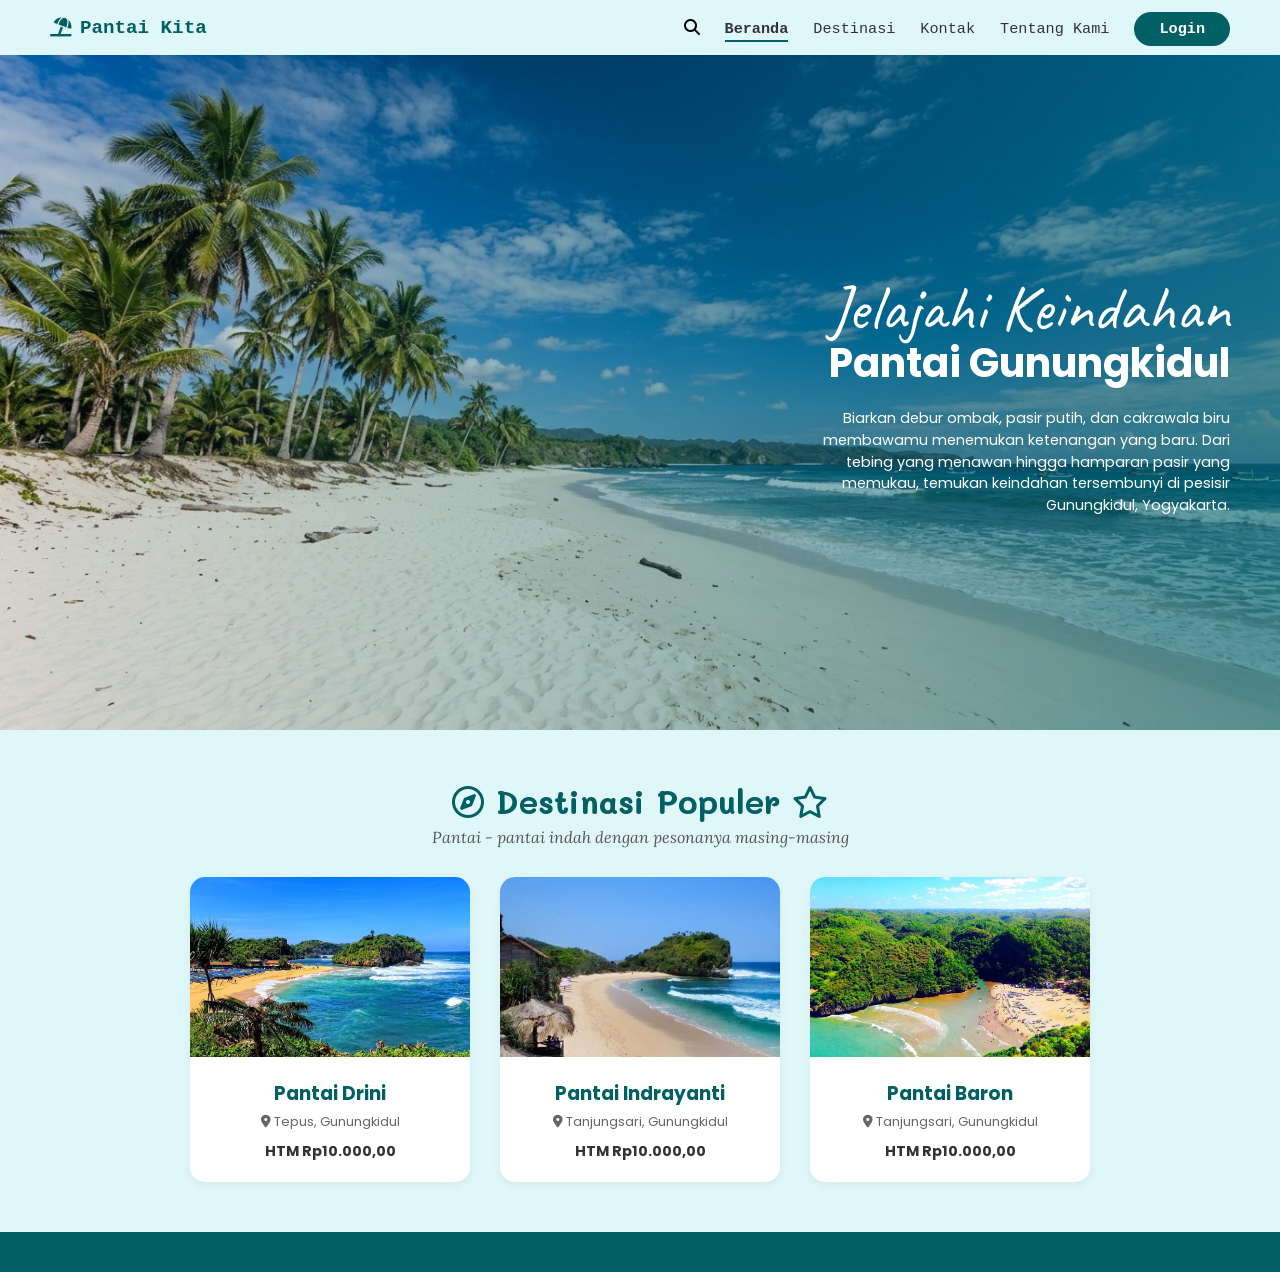
<file: PROJEK DESWEB/index.html>
<!DOCTYPE html>
<html lang="id">
<head>
    <meta charset="UTF-8">
    <meta name="viewport" content="width=device-width, initial-scale=1.0">
    <title>Pantai Kita - Beranda</title>
    <link rel="stylesheet" href="style.css">
    <link rel="stylesheet" href="https://cdnjs.cloudflare.com/ajax/libs/font-awesome/6.4.0/css/all.min.css">
</head>
<body>

    <header class="navbar">
        <a href="index.html" class="logo">
            <i class="fa-solid fa-umbrella-beach"></i> Pantai Kita
        </a>
        <ul class="nav-menu">
            <li><i class="fa-solid fa-magnifying-glass"></i></li>
            <li><a href="index.html" class="active">Beranda</a></li>
            <li><a href="destinasi.html">Destinasi</a></li>
            <li><a href="#">Kontak</a></li>
            <li><a href="#">Tentang Kami</a></li>
            <li><a href="#" class="btn-login">Login</a></li>
        </ul>
    </header>

    <section class="hero-beranda">
        <div class="hero-text">
            <h1>
                <span class="latin">Jelajahi Keindahan</span>
                <span class="tegas">Pantai Gunungkidul</span>
            </h1>
            <p>Biarkan debur ombak, pasir putih, dan cakrawala biru membawamu menemukan ketenangan yang baru. Dari tebing yang menawan hingga hamparan pasir yang memukau, temukan keindahan tersembunyi di pesisir Gunungkidul, Yogyakarta.</p>
        </div>
    </section>

    <section class="destinasi-populer">
        <h2><i class="fa-regular fa-compass"></i> Destinasi Populer <i class="fa-regular fa-star"></i></h2>
        <p>Pantai - pantai indah dengan pesonanya masing-masing</p>
        
        <div class="card-container">
            <div class="card">
                <img src="pantai-drini.jpg" alt="Pantai Drini">
                <h3>Pantai Drini</h3>
                <p class="lokasi"><i class="fa-solid fa-location-dot"></i> Tepus, Gunungkidul</p>
                <p class="htm">HTM Rp10.000,00</p>
            </div>

            <div class="card">
                <img src="pantai-indrayanti.jpg" alt="Pantai Indrayanti">
                <h3>Pantai Indrayanti</h3>
                <p class="lokasi"><i class="fa-solid fa-location-dot"></i> Tanjungsari, Gunungkidul</p>
                <p class="htm">HTM Rp10.000,00</p>
            </div>

            <div class="card">
                <img src="pantai-baron.jpg" alt="Pantai Baron">
                <h3>Pantai Baron</h3>
                <p class="lokasi"><i class="fa-solid fa-location-dot"></i> Tanjungsari, Gunungkidul</p>
                <p class="htm">HTM Rp10.000,00</p>
            </div>
        </div>
    </section>

    <div class="footer-bar"></div>

</body>
</html>
</file>
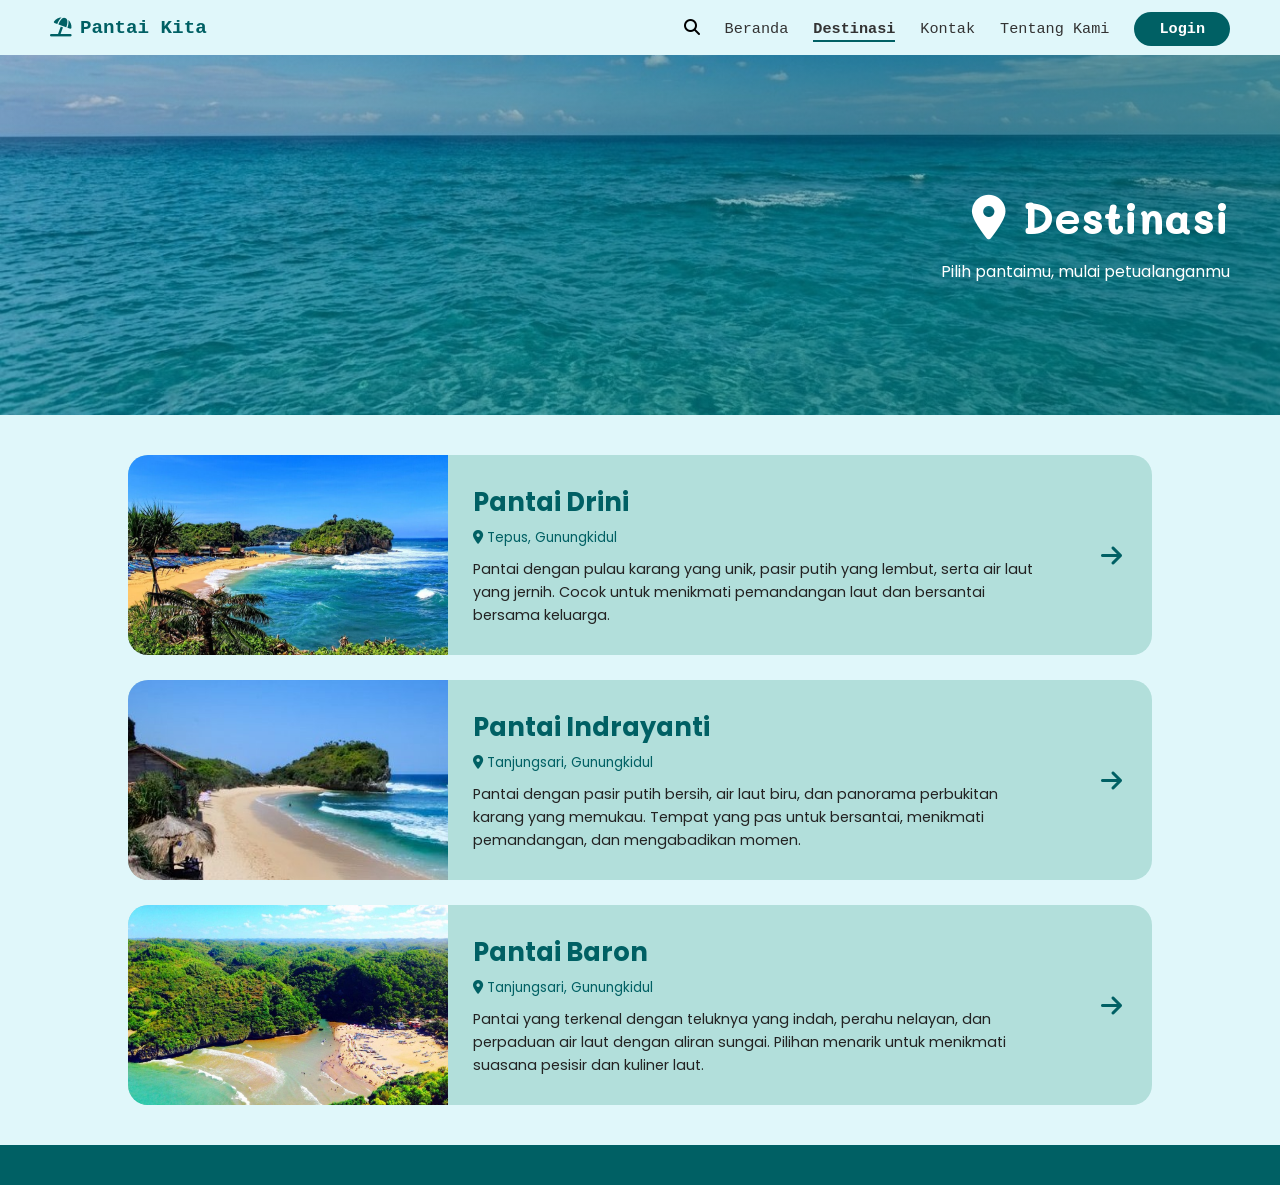
<file: PROJEK DESWEB/destinasi.html>
<!DOCTYPE html>
<html lang="id">
<head>
    <meta charset="UTF-8">
    <meta name="viewport" content="width=device-width, initial-scale=1.0">
    <title>Pantai Kita - Destinasi</title>
    <link rel="stylesheet" href="style.css">
    <link rel="stylesheet" href="https://cdnjs.cloudflare.com/ajax/libs/font-awesome/6.4.0/css/all.min.css">
</head>
<body>

    <header class="navbar">
        <a href="index.html" class="logo">
            <i class="fa-solid fa-umbrella-beach"></i> Pantai Kita
        </a>
        <ul class="nav-menu">
            <li><i class="fa-solid fa-magnifying-glass"></i></li>
            <li><a href="index.html">Beranda</a></li>
            <li><a href="destinasi.html" class="active">Destinasi</a></li>
            <li><a href="#">Kontak</a></li>
            <li><a href="#">Tentang Kami</a></li>
            <li><a href="#" class="btn-login">Login</a></li>
        </ul>
    </header>

    <section class="hero-destinasi">
        <div class="hero-text">
            <h1><i class="fa-solid fa-location-dot"></i> Destinasi</h1>
            <p>Pilih pantaimu, mulai petualanganmu</p>
        </div>
    </section>

    <section class="list-destinasi">
        
        <div class="list-item">
            <img src="pantai-drini.jpg" alt="Pantai Drini">
            <div class="list-content">
                <h3>Pantai Drini</h3>
                <p class="lokasi"><i class="fa-solid fa-location-dot"></i> Tepus, Gunungkidul</p>
                <p>Pantai dengan pulau karang yang unik, pasir putih yang lembut, serta air laut yang jernih. Cocok untuk menikmati pemandangan laut dan bersantai bersama keluarga.</p>
            </div>
            <div class="list-action">
                <a href="#"><i class="fa-solid fa-arrow-right"></i></a>
            </div>
        </div>

        <div class="list-item">
            <img src="pantai-indrayanti.jpg" alt="Pantai Indrayanti">
            <div class="list-content">
                <h3>Pantai Indrayanti</h3>
                <p class="lokasi"><i class="fa-solid fa-location-dot"></i> Tanjungsari, Gunungkidul</p>
                <p>Pantai dengan pasir putih bersih, air laut biru, dan panorama perbukitan karang yang memukau. Tempat yang pas untuk bersantai, menikmati pemandangan, dan mengabadikan momen.</p>
            </div>
            <div class="list-action">
                <a href="#"><i class="fa-solid fa-arrow-right"></i></a>
            </div>
        </div>

        <div class="list-item">
            <img src="pantai-baron.jpg" alt="Pantai Baron">
            <div class="list-content">
                <h3>Pantai Baron</h3>
                <p class="lokasi"><i class="fa-solid fa-location-dot"></i> Tanjungsari, Gunungkidul</p>
                <p>Pantai yang terkenal dengan teluknya yang indah, perahu nelayan, dan perpaduan air laut dengan aliran sungai. Pilihan menarik untuk menikmati suasana pesisir dan kuliner laut.</p>
            </div>
            <div class="list-action">
                <a href="#"><i class="fa-solid fa-arrow-right"></i></a>
            </div>
        </div>

    </section>

    <div class="footer-bar"></div>

</body>
</html>
</file>
<file: PROJEK DESWEB/style.css>
@import url('https://fonts.googleapis.com/css2?family=Caveat:wght@700&family=Lora:ital,wght@0,400;0,500;1,400&family=Mali:wght@600;700&family=Poppins:wght@300;400;500;600;700&display=swap');

* {
    margin: 0;
    padding: 0;
    box-sizing: border-box;
    font-family: 'Poppins', sans-serif; /* Default font */
}

:root {
    --bg-color: #e0f7fa; 
    --primary-dark: #006064; 
    --card-bg: #b2dfdb; 
}

body {
    background-color: var(--bg-color);
}

/* ================= NAVBAR (Iosevka Charon) ================= */
.navbar {
    display: flex;
    justify-content: space-between;
    align-items: center;
    padding: 15px 50px;
    background-color: var(--bg-color);
}

.logo {
    font-family: 'Iosevka Charon', monospace; /* FONT NAVBAR */
    font-weight: 700;
    font-size: 1.2rem;
    color: var(--primary-dark);
    text-decoration: none;
    display: flex;
    align-items: center;
    gap: 8px;
}

.nav-menu {
    display: flex;
    align-items: center;
    gap: 25px;
    list-style: none;
}

.nav-menu a {
    font-family: 'Iosevka Charon', monospace; /* FONT NAVBAR */
    text-decoration: none;
    color: #333;
    font-size: 0.95rem;
}

.nav-menu a:hover, .nav-menu a.active {
    font-weight: 600;
    border-bottom: 2px solid var(--primary-dark);
    padding-bottom: 2px;
}

.btn-login {
    font-family: 'Iosevka Charon', monospace; /* FONT NAVBAR */
    background-color: var(--primary-dark);
    color: white !important;
    padding: 8px 25px;
    border-radius: 20px;
    font-weight: 600;
}

/* ================= HALAMAN BERANDA ================= */
.hero-beranda {
    background-image: linear-gradient(to right, rgba(0,0,0,0.1), rgba(0, 96, 100, 0.6)), url('beranda.jpg');
    background-size: cover;
    background-position: center;
    height: 75vh;
    display: flex;
    justify-content: flex-end; 
    align-items: center;
    padding: 0 50px;
    text-align: right;
    color: white;
}

/* FONT CAVEAT (Jelajahi) */
.hero-text h1 .latin {
    font-family: 'Caveat', cursive; 
    font-size: 4rem;
    font-weight: normal;
    display: block;
    margin-bottom: -15px;
}

.hero-text h1 .tegas {
    font-size: 2.5rem;
    font-weight: 700;
}

.hero-text p {
    margin-top: 15px;
    font-size: 0.9rem;
    max-width: 450px;
    margin-left: auto;
    line-height: 1.5;
}

.destinasi-populer {
    text-align: center;
    padding: 50px 20px;
}

/* FONT MALI (Destinasi Populer) */
.destinasi-populer h2 {
    font-family: 'Mali', cursive;
    color: var(--primary-dark);
    font-size: 2rem;
}

/* FONT LORA (Pantai-pantai indah...) */
.destinasi-populer > p {
    font-family: 'Lora', serif;
    font-style: italic; /* Saya buat italic agar estetikanya mirip sub-judul Lora */
    color: #555;
    margin-top: 5px;
    margin-bottom: 30px;
    font-size: 1rem;
}

.card-container {
    display: flex;
    justify-content: center;
    gap: 30px;
    flex-wrap: wrap;
}

.card {
    background-color: white;
    border-radius: 15px;
    overflow: hidden;
    width: 280px;
    box-shadow: 0 4px 10px rgba(0,0,0,0.05);
    text-align: center;
    padding-bottom: 20px;
}

.card img {
    width: 100%;
    height: 180px;
    object-fit: cover;
}

.card h3 {
    color: var(--primary-dark);
    margin: 15px 0 5px 0;
}

.card .lokasi {
    font-size: 0.8rem;
    color: #666;
    margin-bottom: 10px;
}

.card .htm {
    font-weight: 700;
    font-size: 0.9rem;
    color: #333;
}

/* ================= HALAMAN DESTINASI ================= */
.hero-destinasi {
    background-image: linear-gradient(to right, rgba(0,0,0,0.1), rgba(0, 96, 100, 0.6)), url('destinasi.jpg');
    background-size: cover;
    background-position: center;
    height: 40vh;
    display: flex;
    justify-content: flex-end;
    align-items: center;
    padding: 0 50px;
    text-align: right;
    color: white;
}

/* FONT MALI (Destinasi Hero Title) */
.hero-destinasi h1 {
    font-family: 'Mali', cursive;
    font-size: 2.8rem;
}

.hero-destinasi p {
    font-size: 1rem;
}

.list-destinasi {
    padding: 40px 10%;
    display: flex;
    flex-direction: column;
    gap: 25px;
}

.list-item {
    display: flex;
    background-color: var(--card-bg);
    border-radius: 20px;
    overflow: hidden;
    align-items: center;
}

.list-item img {
    width: 320px;
    height: 200px;
    object-fit: cover;
}

.list-content {
    padding: 25px;
    flex: 1; 
}

.list-content h3 {
    color: var(--primary-dark);
    font-size: 1.6rem;
    margin-bottom: 5px;
}

.list-content .lokasi {
    font-size: 0.85rem;
    color: var(--primary-dark);
    margin-bottom: 10px;
}

.list-content p {
    font-size: 0.9rem;
    color: #222;
    line-height: 1.6;
}

.list-action {
    padding: 0 30px;
}

.list-action a {
    color: var(--primary-dark);
    font-size: 1.5rem;
    text-decoration: none;
}

.footer-bar {
    background-color: var(--primary-dark);
    height: 40px;
    width: 100%;
}
</file>
